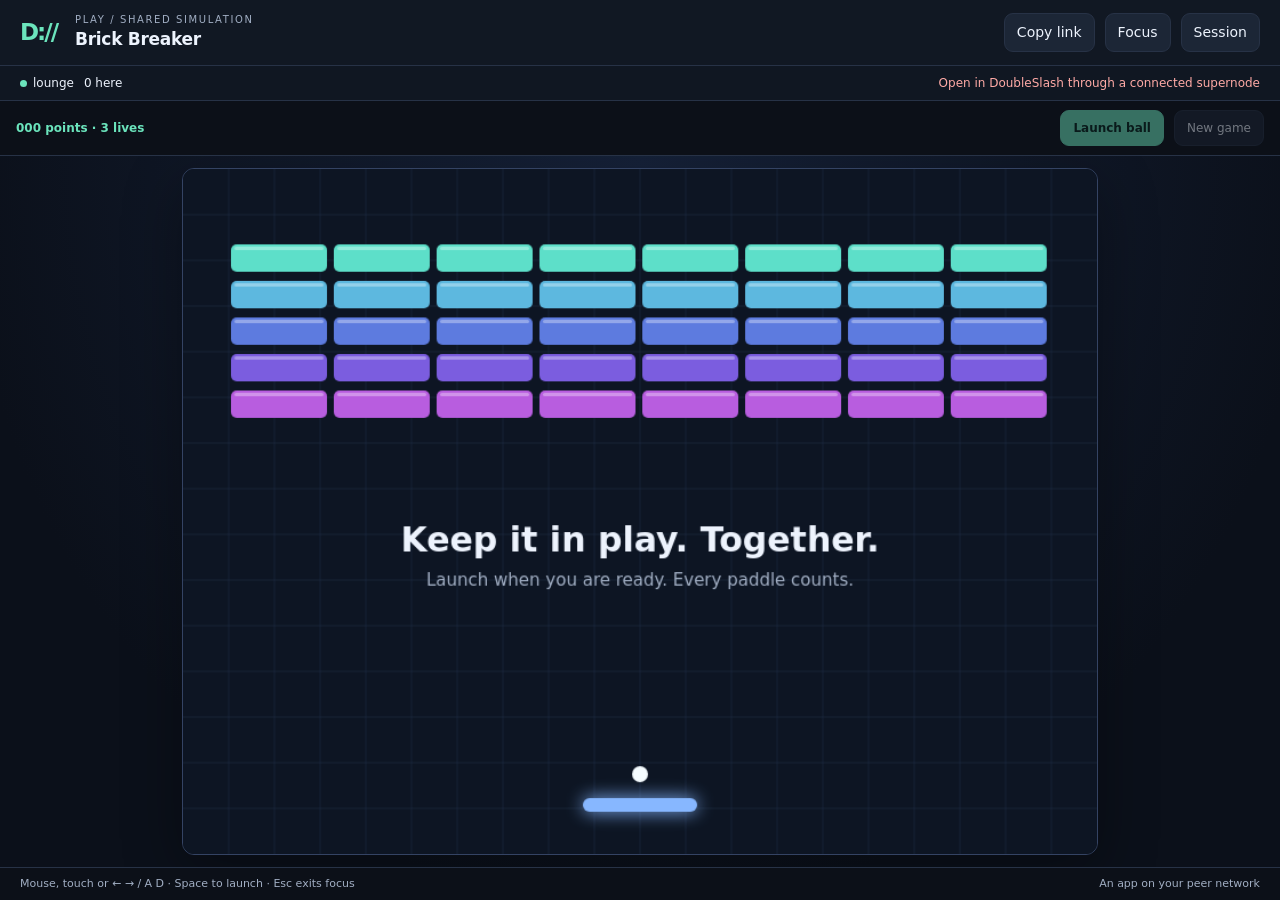
<file: games/brick-breaker/index.html>
<!doctype html>
<html lang="en">
  <head>
    <meta charset="utf-8" />
    <meta name="viewport" content="width=device-width, initial-scale=1" />
    <title>Brick Breaker &middot; DoubleSlash Apps</title>
    <link rel="stylesheet" href="../../web-sdk/demo-shell.css" />
  </head>
  <body>
    <main class="app">
      <header class="app-header">
        <a href="/" class="brand" aria-label="Back to portal">D://</a>
        <div class="app-heading">
          <div class="eyebrow">DoubleSlash Apps</div>
          <h1>Brick Breaker</h1>
        </div>
        <div class="header-actions">
          <button id="share">Copy link</button
          ><button id="focus" aria-pressed="false">Focus</button
          ><button
            id="session-toggle"
            aria-expanded="false"
            aria-controls="session-panel"
          >
            Session
          </button>
        </div>
      </header>
      <div class="session-bar">
        <span><i class="live-dot"></i><span id="room-label">lounge</span></span
        ><span id="peers-count">0 here</span
        ><span id="status" role="status">Connecting...</span
        ><button id="exit-focus">Exit focus</button>
      </div>
      <div class="work-area">
        <section class="workspace" aria-label="Brick Breaker">
          <div class="toolbar">
            <span id="score">Score 0 &middot; 3 lives</span
            ><span class="spacer"></span
            ><button id="launch" class="primary">Launch ball</button
            ><button id="reset">New game</button>
          </div>
          <div class="stage brick-stage">
            <canvas
              id="canvas"
              width="800"
              height="600"
              tabindex="0"
              aria-label="Brick Breaker interactive canvas"
            ></canvas>
          </div>
        </section>
        <aside
          id="session-panel"
          class="session-panel"
          hidden
          aria-label="Session and connection details"
        ></aside>
      </div>
      <footer class="app-footer">
        <span id="controls-hint"></span
        ><span class="notice" id="notice" role="status"></span
        ><span class="footer-detail">An app on your peer network</span>
      </footer>
    </main>
    <script type="module" src="brick-breaker.js"></script>
  </body>
</html>
</file>
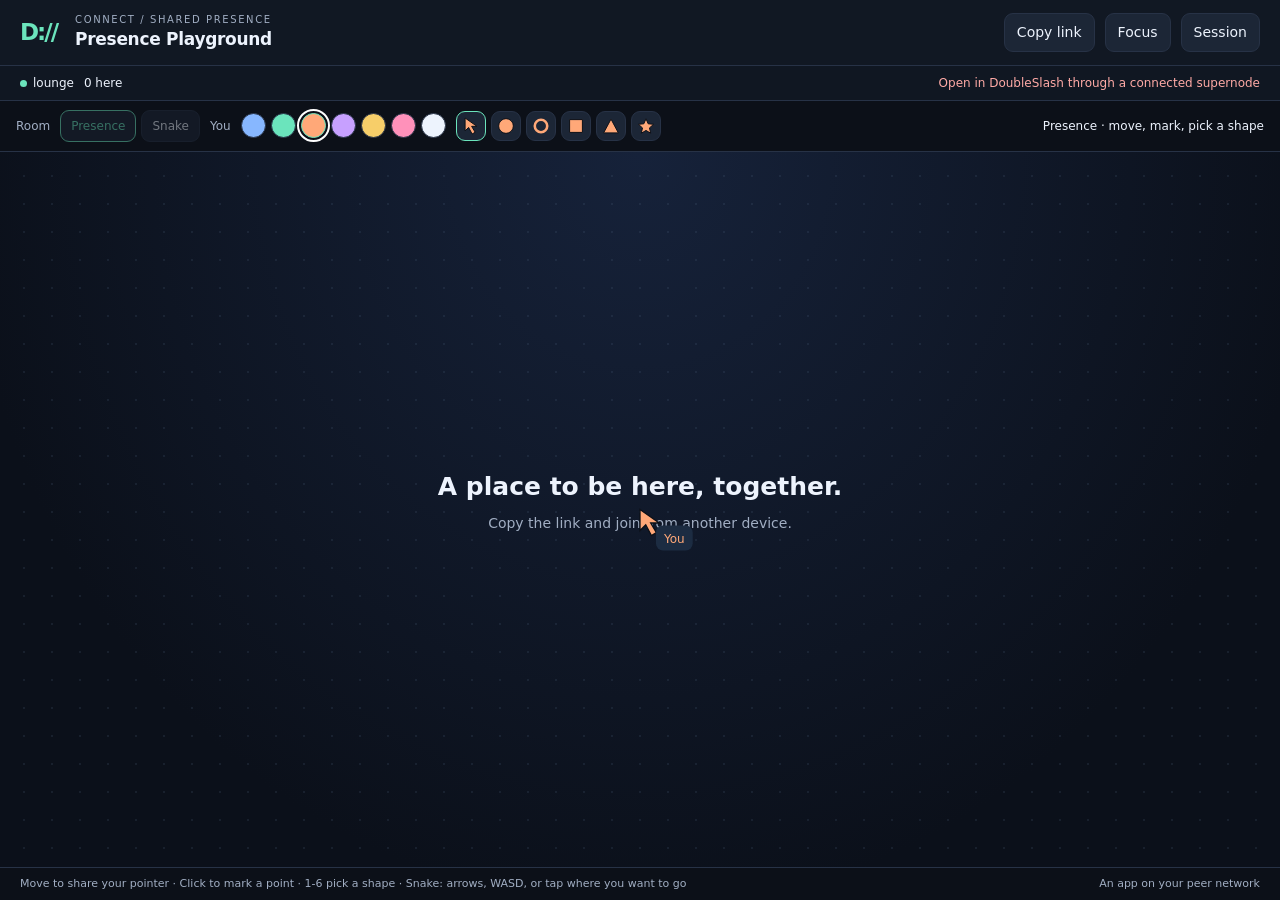
<file: games/example/index.html>
<!doctype html>
<html lang="en">
  <head>
    <meta charset="utf-8" />
    <meta name="viewport" content="width=device-width, initial-scale=1" />
    <title>Presence Playground &middot; DoubleSlash Apps</title>
    <link rel="stylesheet" href="../../web-sdk/demo-shell.css" />
  </head>
  <body>
    <main class="app">
      <header class="app-header">
        <a href="/" class="brand" aria-label="Back to portal">D://</a>
        <div class="app-heading">
          <div class="eyebrow">DoubleSlash Apps</div>
          <h1>Presence Playground</h1>
        </div>
        <div class="header-actions">
          <button id="share">Copy link</button
          ><button id="focus" aria-pressed="false">Focus</button
          ><button
            id="session-toggle"
            aria-expanded="false"
            aria-controls="session-panel"
          >
            Session
          </button>
        </div>
      </header>
      <div class="session-bar">
        <span><i class="live-dot"></i><span id="room-label">lounge</span></span
        ><span id="peers-count">0 here</span
        ><span id="status" role="status">Connecting...</span
        ><button id="exit-focus">Exit focus</button>
      </div>
      <div class="work-area">
        <section class="workspace" aria-label="Presence Playground">
          <div class="toolbar">
            <div class="toolbar-group">
              <label>Room</label>
              <div id="modes"></div>
            </div>
            <div class="toolbar-group">
              <label>You</label>
              <div id="palette"></div>
              <div id="shapes"></div>
            </div>
            <div class="toolbar-group" id="snake-tools" hidden>
              <label>Speed</label>
              <div id="speeds"></div>
              <label>Edges</label>
              <div id="walls"></div>
              <button id="play" aria-pressed="false">Take a snake</button
              ><button id="new-round">New round</button>
            </div>
            <span class="spacer"></span
            ><span id="activity">Your space is live</span>
          </div>
          <div class="stage">
            <canvas
              id="canvas"
              width="800"
              height="600"
              tabindex="0"
              aria-label="Presence Playground interactive canvas"
            ></canvas>
          </div>
        </section>
        <aside
          id="session-panel"
          class="session-panel"
          hidden
          aria-label="Session and connection details"
        ></aside>
      </div>
      <footer class="app-footer">
        <span id="controls-hint"></span
        ><span class="notice" id="notice" role="status"></span
        ><span class="footer-detail">An app on your peer network</span>
      </footer>
    </main>
    <script type="module" src="game.js"></script>
  </body>
</html>
</file>
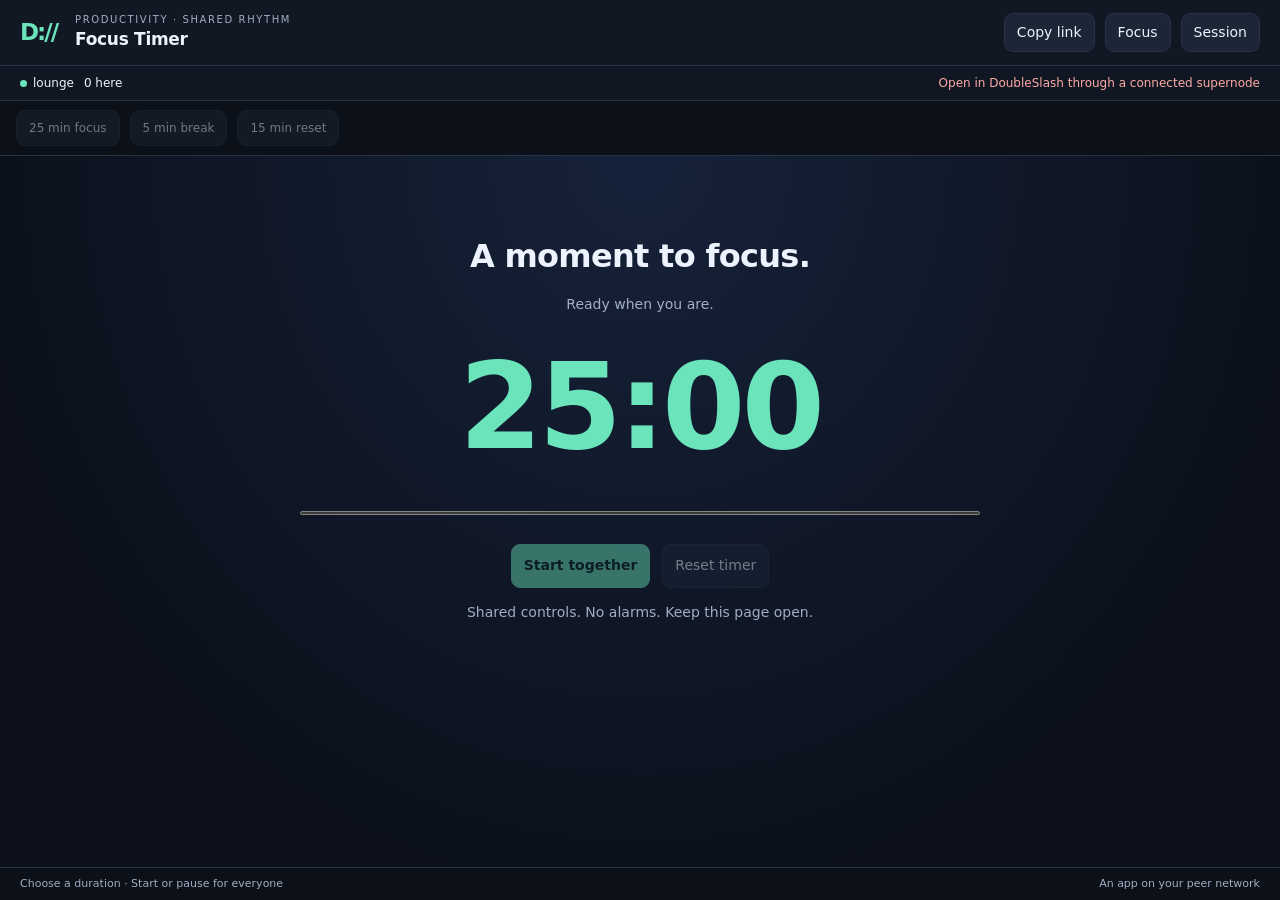
<file: games/focus-timer/index.html>
<!doctype html>
<html lang="en">
  <head>
    <meta charset="utf-8" />
    <meta name="viewport" content="width=device-width, initial-scale=1" />
    <title>Focus Timer &middot; DoubleSlash Apps</title>
    <link rel="stylesheet" href="../../web-sdk/demo-shell.css" />
    <link rel="stylesheet" href="../../web-sdk/demo-workspace.css" />
  </head>
  <body>
    <main class="app">
      <header class="app-header">
        <a href="/" class="brand" aria-label="Back to portal">D://</a>
        <div class="app-heading">
          <div class="eyebrow">DoubleSlash Apps</div>
          <h1>Focus Timer</h1>
        </div>
        <div class="header-actions">
          <button id="share">Copy link</button
          ><button id="focus" aria-pressed="false">Focus</button
          ><button
            id="session-toggle"
            aria-expanded="false"
            aria-controls="session-panel"
          >
            Session
          </button>
        </div>
      </header>
      <div class="session-bar">
        <span><i class="live-dot"></i><span id="room-label">lounge</span></span
        ><span id="peers-count">0 here</span
        ><span id="status" role="status">Connecting...</span
        ><button id="exit-focus">Exit focus</button>
      </div>
      <div class="work-area">
        <section class="workspace" aria-label="Focus Timer">
          <div class="toolbar">
            <button data-minutes="25">25 min focus</button
            ><button data-minutes="5">5 min break</button
            ><button data-minutes="15">15 min reset</button>
          </div>
          <div class="stage content-stage">
            <div class="demo-content">
              <div class="timer-face">
                <h2>A moment to focus.</h2>
                <p id="phase" role="status"></p>
                <output
                  class="timer-digits"
                  id="time"
                  aria-label="Time remaining"
                  aria-live="off"
                  >25:00</output
                ><progress
                  class="timer-progress"
                  id="progress"
                  max="1"
                  value="0"
                  aria-label="Session progress"
                ></progress>
                <div class="timer-actions">
                  <button id="toggle" class="primary">Start together</button
                  ><button id="reset">Reset timer</button>
                </div>
                <p>Shared controls. No alarms. Keep this page open.</p>
              </div>
            </div>
          </div>
        </section>
        <aside
          id="session-panel"
          class="session-panel"
          hidden
          aria-label="Session and connection details"
        ></aside>
      </div>
      <footer class="app-footer">
        <span id="controls-hint"></span
        ><span class="notice" id="notice" role="status"></span
        ><span class="footer-detail">An app on your peer network</span>
      </footer>
    </main>
    <script type="module" src="app.mjs"></script>
  </body>
</html>
</file>
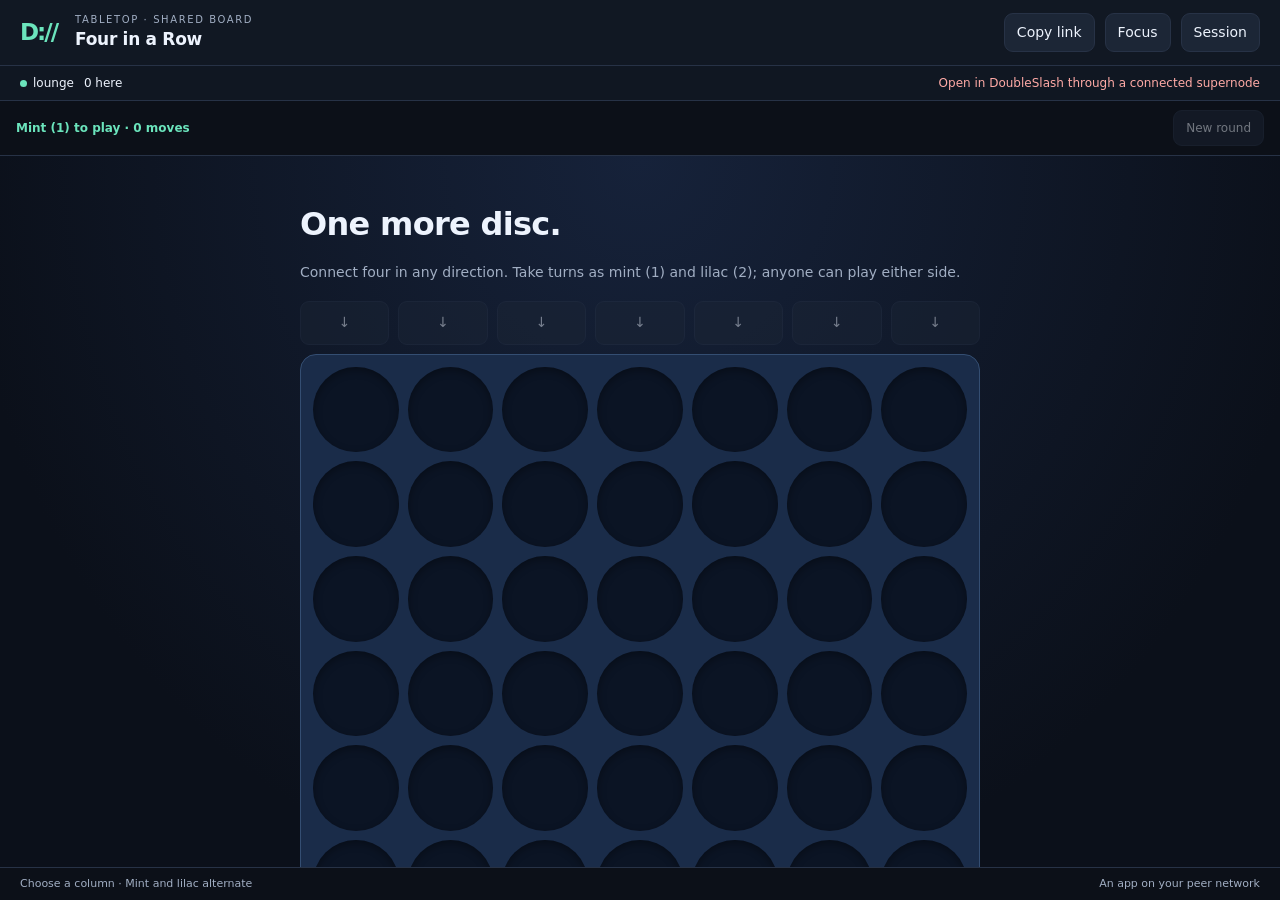
<file: games/four-in-a-row/index.html>
<!doctype html>
<html lang="en">
  <head>
    <meta charset="utf-8" />
    <meta name="viewport" content="width=device-width, initial-scale=1" />
    <title>Four in a Row &middot; DoubleSlash Apps</title>
    <link rel="stylesheet" href="../../web-sdk/demo-shell.css" />
    <link rel="stylesheet" href="../../web-sdk/demo-workspace.css" />
  </head>
  <body>
    <main class="app">
      <header class="app-header">
        <a href="/" class="brand" aria-label="Back to portal">D://</a>
        <div class="app-heading">
          <div class="eyebrow">DoubleSlash Apps</div>
          <h1>Four in a Row</h1>
        </div>
        <div class="header-actions">
          <button id="share">Copy link</button
          ><button id="focus" aria-pressed="false">Focus</button
          ><button
            id="session-toggle"
            aria-expanded="false"
            aria-controls="session-panel"
          >
            Session
          </button>
        </div>
      </header>
      <div class="session-bar">
        <span><i class="live-dot"></i><span id="room-label">lounge</span></span
        ><span id="peers-count">0 here</span
        ><span id="status" role="status">Connecting...</span
        ><button id="exit-focus">Exit focus</button>
      </div>
      <div class="work-area">
        <section class="workspace" aria-label="Four in a Row">
          <div class="toolbar">
            <span class="summary" id="result" role="status"></span
            ><span class="spacer"></span><button id="reset">New round</button>
          </div>
          <div class="stage content-stage">
            <div class="demo-content">
              <h2>One more disc.</h2>
              <p>
                Connect four in any direction. Take turns as mint (1) and lilac
                (2); anyone can play either side.
              </p>
              <div
                class="column-controls"
                id="columns"
                role="group"
                aria-label="Choose a column"
              ></div>
              <div
                class="four-board"
                id="board"
                role="group"
                aria-label="Four in a Row board"
              ></div>
            </div>
          </div>
        </section>
        <aside
          id="session-panel"
          class="session-panel"
          hidden
          aria-label="Session and connection details"
        ></aside>
      </div>
      <footer class="app-footer">
        <span id="controls-hint"></span
        ><span class="notice" id="notice" role="status"></span
        ><span class="footer-detail">An app on your peer network</span>
      </footer>
    </main>
    <script type="module" src="app.mjs"></script>
  </body>
</html>
</file>
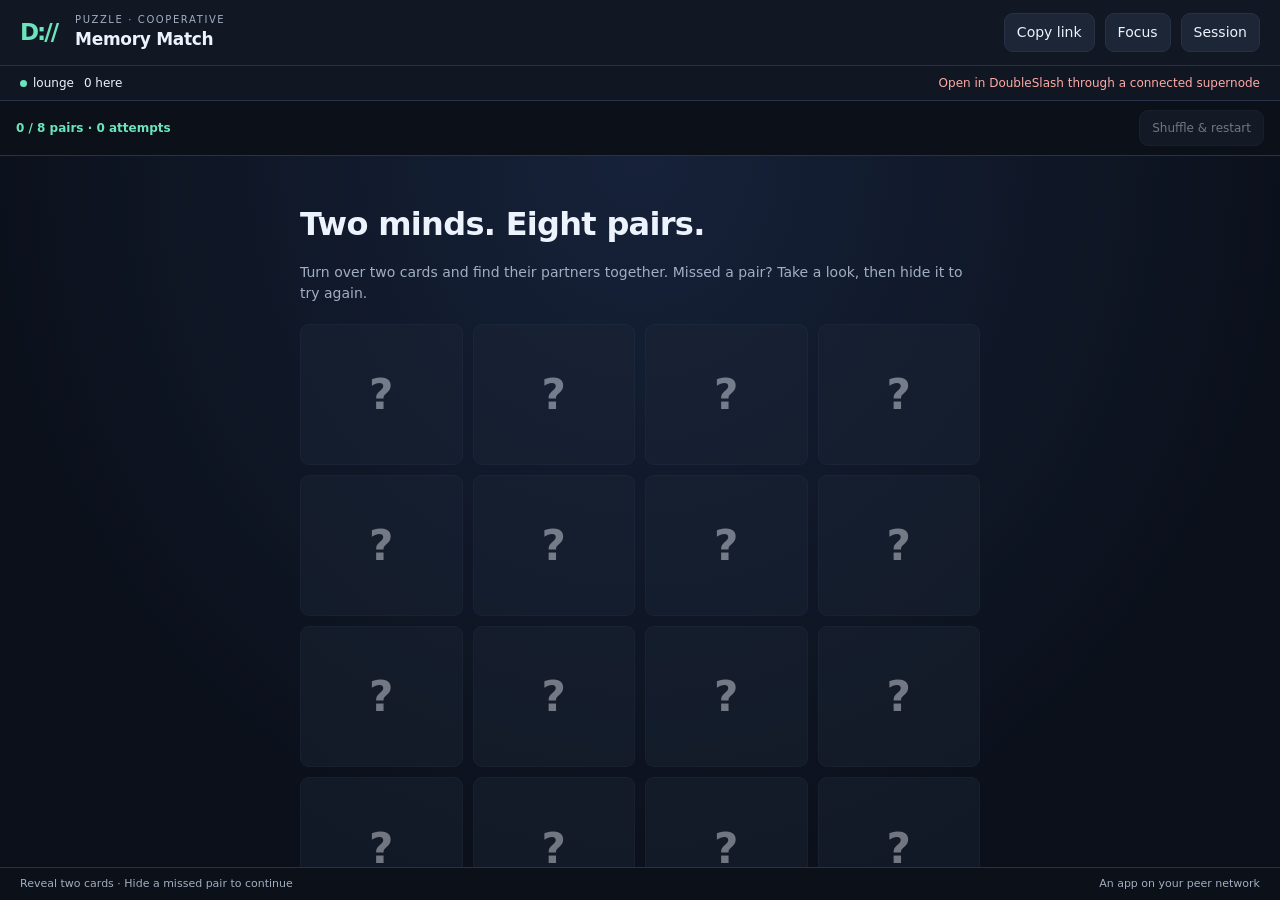
<file: games/memory-match/index.html>
<!doctype html>
<html lang="en">
  <head>
    <meta charset="utf-8" />
    <meta name="viewport" content="width=device-width, initial-scale=1" />
    <title>Memory Match &middot; DoubleSlash Apps</title>
    <link rel="stylesheet" href="../../web-sdk/demo-shell.css" />
    <link rel="stylesheet" href="../../web-sdk/demo-workspace.css" />
  </head>
  <body>
    <main class="app">
      <header class="app-header">
        <a href="/" class="brand" aria-label="Back to portal">D://</a>
        <div class="app-heading">
          <div class="eyebrow">DoubleSlash Apps</div>
          <h1>Memory Match</h1>
        </div>
        <div class="header-actions">
          <button id="share">Copy link</button
          ><button id="focus" aria-pressed="false">Focus</button
          ><button
            id="session-toggle"
            aria-expanded="false"
            aria-controls="session-panel"
          >
            Session
          </button>
        </div>
      </header>
      <div class="session-bar">
        <span><i class="live-dot"></i><span id="room-label">lounge</span></span
        ><span id="peers-count">0 here</span
        ><span id="status" role="status">Connecting...</span
        ><button id="exit-focus">Exit focus</button>
      </div>
      <div class="work-area">
        <section class="workspace" aria-label="Memory Match">
          <div class="toolbar">
            <span class="summary" id="result" role="status"></span
            ><span class="spacer"></span
            ><button id="reset">Shuffle &amp; restart</button>
          </div>
          <div class="stage content-stage">
            <div class="demo-content">
              <h2>Two minds. Eight pairs.</h2>
              <p>
                Turn over two cards and find their partners together. Missed a
                pair? Take a look, then hide it to try again.
              </p>
              <div
                class="memory-board"
                id="board"
                role="group"
                aria-label="Memory cards"
              ></div>
              <button id="hide" class="primary">Hide missed pair</button>
            </div>
          </div>
        </section>
        <aside
          id="session-panel"
          class="session-panel"
          hidden
          aria-label="Session and connection details"
        ></aside>
      </div>
      <footer class="app-footer">
        <span id="controls-hint"></span
        ><span class="notice" id="notice" role="status"></span
        ><span class="footer-detail">An app on your peer network</span>
      </footer>
    </main>
    <script type="module" src="app.mjs"></script>
  </body>
</html>
</file>
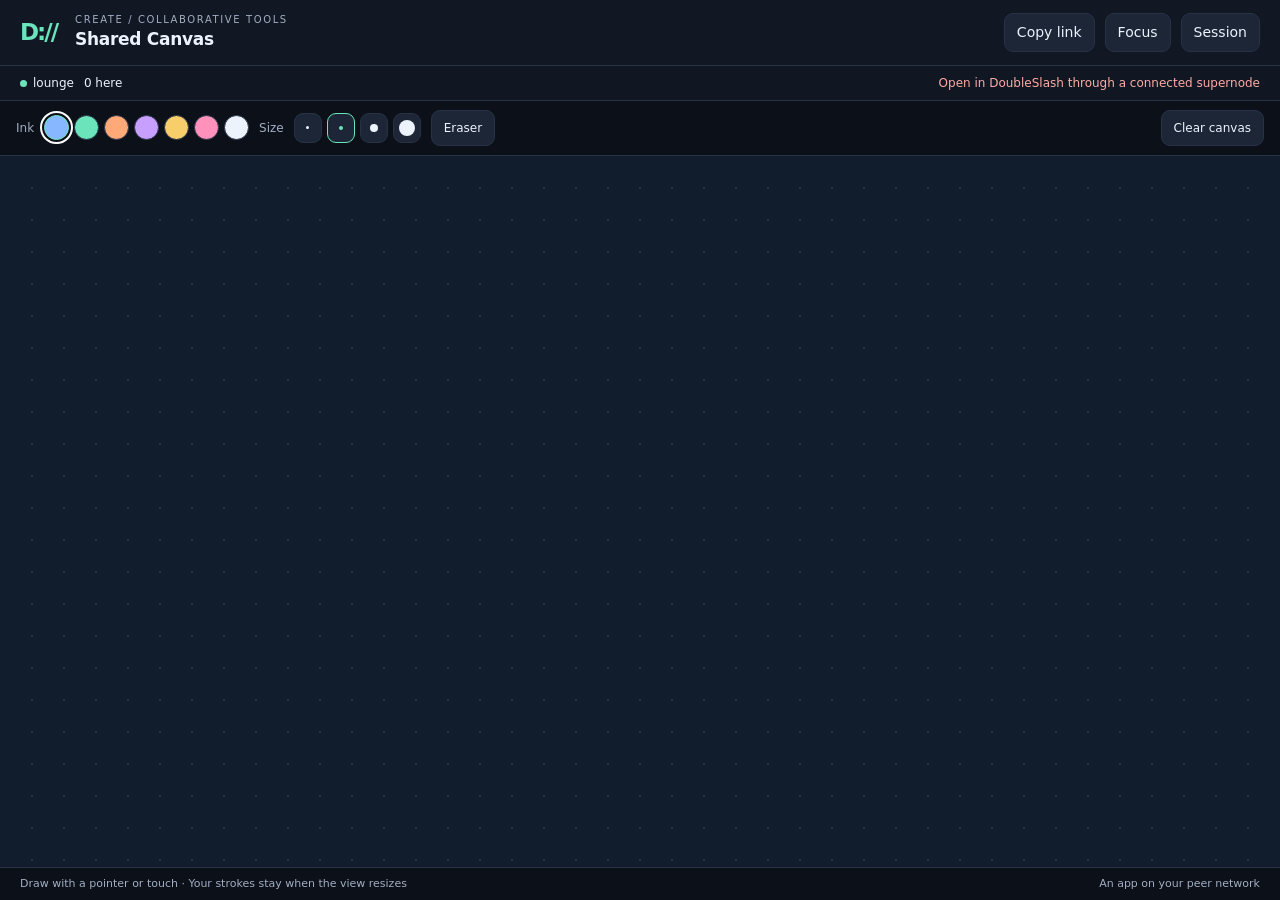
<file: games/shared-drawing/index.html>
<!doctype html>
<html lang="en">
  <head>
    <meta charset="utf-8" />
    <meta name="viewport" content="width=device-width, initial-scale=1" />
    <title>Shared Canvas &middot; DoubleSlash Apps</title>
    <link rel="stylesheet" href="../../web-sdk/demo-shell.css" />
  </head>
  <body>
    <main class="app">
      <header class="app-header">
        <a href="/" class="brand" aria-label="Back to portal">D://</a>
        <div class="app-heading">
          <div class="eyebrow">DoubleSlash Apps</div>
          <h1>Shared Canvas</h1>
        </div>
        <div class="header-actions">
          <button id="share">Copy link</button
          ><button id="focus" aria-pressed="false">Focus</button
          ><button
            id="session-toggle"
            aria-expanded="false"
            aria-controls="session-panel"
          >
            Session
          </button>
        </div>
      </header>
      <div class="session-bar">
        <span><i class="live-dot"></i><span id="room-label">lounge</span></span
        ><span id="peers-count">0 here</span
        ><span id="status" role="status">Connecting...</span
        ><button id="exit-focus">Exit focus</button>
      </div>
      <div class="work-area">
        <section class="workspace" aria-label="Shared Canvas">
          <div class="toolbar">
            <div class="toolbar-group">
              <label>Ink</label>
              <div id="palette"></div>
            </div>
            <div class="toolbar-group">
              <label>Size</label>
              <div id="sizes"></div>
            </div>
            <button id="eraser" aria-pressed="false">Eraser</button
            ><span class="spacer"></span
            ><button id="clear">Clear canvas</button>
          </div>
          <div class="stage">
            <canvas
              id="canvas"
              width="800"
              height="600"
              tabindex="0"
              aria-label="Shared Canvas interactive canvas"
            ></canvas>
          </div>
        </section>
        <aside
          id="session-panel"
          class="session-panel"
          hidden
          aria-label="Session and connection details"
        ></aside>
      </div>
      <footer class="app-footer">
        <span id="controls-hint"></span
        ><span class="notice" id="notice" role="status"></span
        ><span class="footer-detail">An app on your peer network</span>
      </footer>
    </main>
    <script type="module" src="drawing.js"></script>
  </body>
</html>
</file>
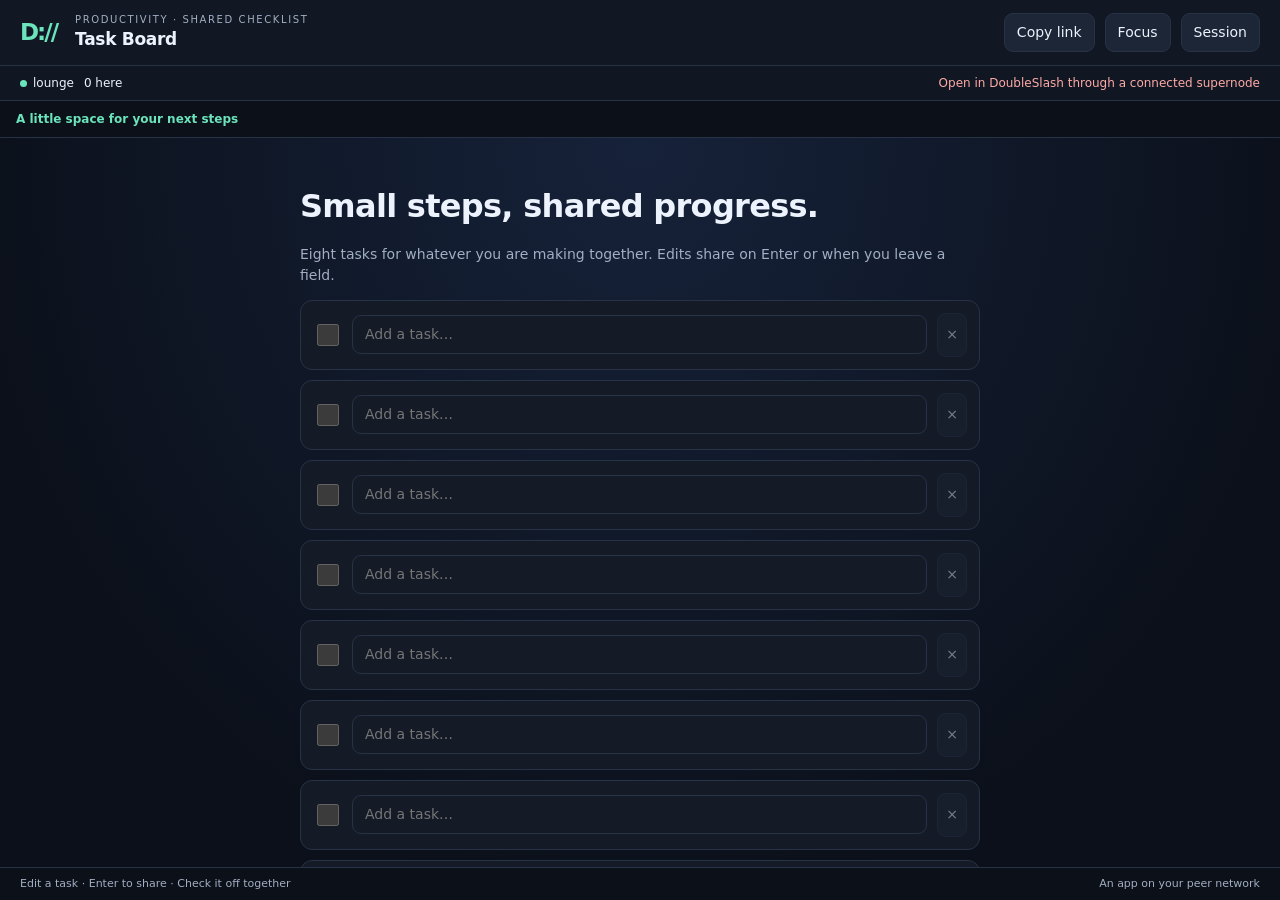
<file: games/task-board/index.html>
<!doctype html>
<html lang="en">
  <head>
    <meta charset="utf-8" />
    <meta name="viewport" content="width=device-width, initial-scale=1" />
    <title>Task Board &middot; DoubleSlash Apps</title>
    <link rel="stylesheet" href="../../web-sdk/demo-shell.css" />
    <link rel="stylesheet" href="../../web-sdk/demo-workspace.css" />
  </head>
  <body>
    <main class="app">
      <header class="app-header">
        <a href="/" class="brand" aria-label="Back to portal">D://</a>
        <div class="app-heading">
          <div class="eyebrow">DoubleSlash Apps</div>
          <h1>Task Board</h1>
        </div>
        <div class="header-actions">
          <button id="share">Copy link</button
          ><button id="focus" aria-pressed="false">Focus</button
          ><button
            id="session-toggle"
            aria-expanded="false"
            aria-controls="session-panel"
          >
            Session
          </button>
        </div>
      </header>
      <div class="session-bar">
        <span><i class="live-dot"></i><span id="room-label">lounge</span></span
        ><span id="peers-count">0 here</span
        ><span id="status" role="status">Connecting...</span
        ><button id="exit-focus">Exit focus</button>
      </div>
      <div class="work-area">
        <section class="workspace" aria-label="Task Board">
          <div class="toolbar">
            <span class="summary" id="result" role="status"></span>
          </div>
          <div class="stage content-stage">
            <div class="demo-content">
              <h2>Small steps, shared progress.</h2>
              <p>
                Eight tasks for whatever you are making together. Edits share on
                Enter or when you leave a field.
              </p>
              <ul class="task-list" id="tasks"></ul>
            </div>
          </div>
        </section>
        <aside
          id="session-panel"
          class="session-panel"
          hidden
          aria-label="Session and connection details"
        ></aside>
      </div>
      <footer class="app-footer">
        <span id="controls-hint"></span
        ><span class="notice" id="notice" role="status"></span
        ><span class="footer-detail">An app on your peer network</span>
      </footer>
    </main>
    <script type="module" src="app.mjs"></script>
  </body>
</html>
</file>
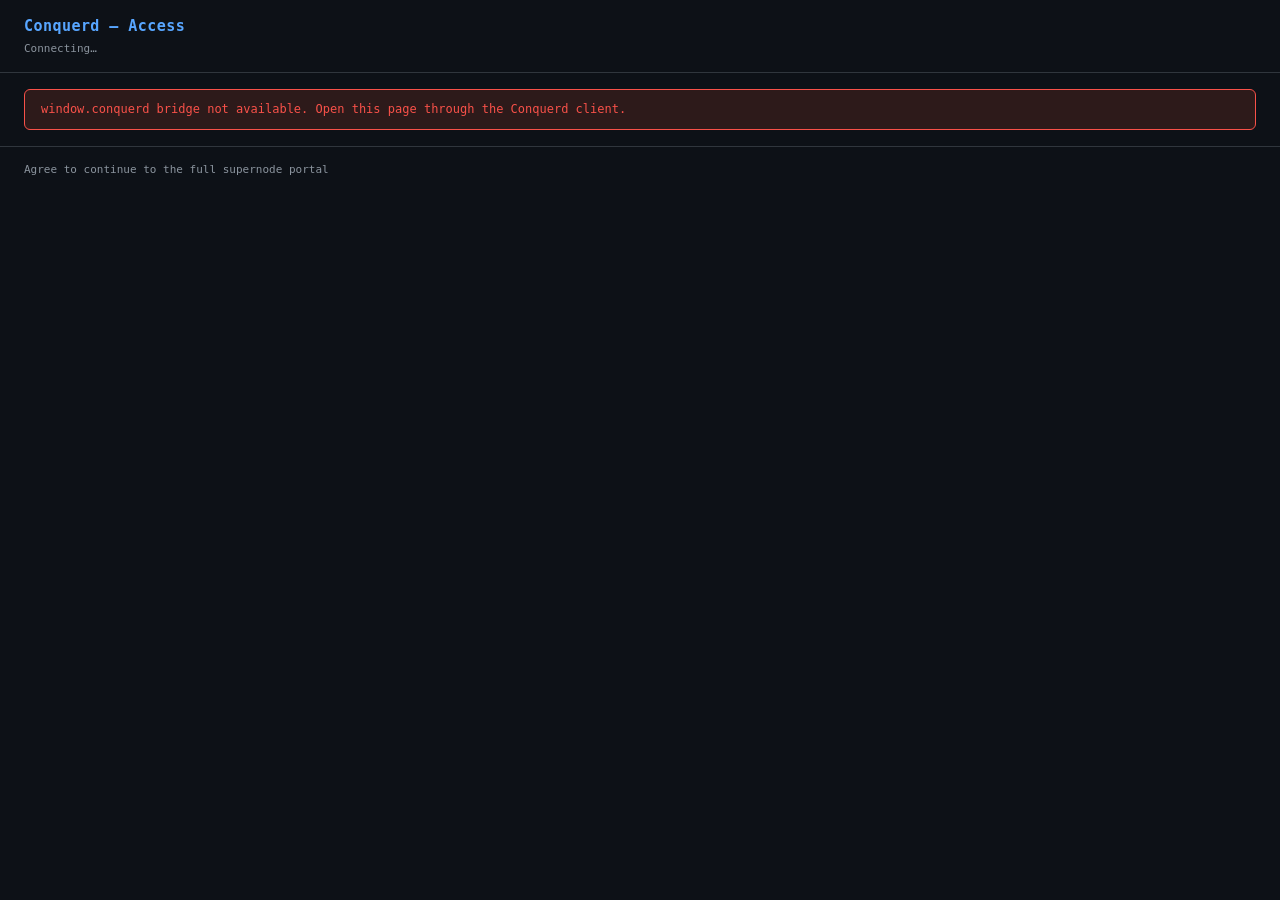
<file: rust/conquerd-supernode/templates/web_access.html>
<!DOCTYPE html>
<html lang="en">
<head>
  <meta charset="UTF-8">
  <meta name="viewport" content="width=device-width, initial-scale=1.0">
  <title>Conquerd — Access</title>
  <style>
    *, *::before, *::after { box-sizing: border-box; margin: 0; padding: 0; }
    :root {
      --bg:       #0d1117;
      --surface:  #161b22;
      --border:   #30363d;
      --text:     #e6edf3;
      --muted:    #8b949e;
      --accent:   #58a6ff;
      --green:    #3fb950;
      --red:      #f85149;
    }
    body {
      background: var(--bg);
      color: var(--text);
      font-family: ui-monospace, "Cascadia Code", "Fira Code", "Menlo", monospace;
      font-size: 13px;
      line-height: 1.6;
      min-height: 100vh;
    }
    header {
      border-bottom: 1px solid var(--border);
      padding: 14px 24px;
    }
    header h1 { font-size: 15px; color: var(--accent); letter-spacing: 0.03em; }
    header .node-id {
      font-size: 11px;
      color: var(--muted);
      word-break: break-all;
      margin-top: 2px;
    }
    #connecting {
      display: flex;
      align-items: center;
      justify-content: center;
      height: 50vh;
      color: var(--muted);
      gap: 8px;
    }
    .spinner {
      width: 16px; height: 16px;
      border: 2px solid var(--border);
      border-top-color: var(--accent);
      border-radius: 50%;
      animation: spin 0.8s linear infinite;
    }
    @keyframes spin { to { transform: rotate(360deg); } }
    #error-banner {
      display: none;
      background: #2d1a1a;
      border: 1px solid var(--red);
      color: var(--red);
      padding: 10px 16px;
      margin: 16px 24px;
      border-radius: 6px;
      font-size: 12px;
    }
    #gate { display: none; padding: 32px 24px; max-width: 720px; margin: 0 auto; }
    #gate.visible { display: block; }
    #gate h2 { font-size: 16px; color: var(--accent); margin-bottom: 6px; letter-spacing: 0.02em; }
    #gate .gate-sub { color: var(--muted); font-size: 12px; margin-bottom: 20px; }
    .gate-panel {
      background: var(--surface);
      border: 1px solid var(--border);
      border-radius: 10px;
      padding: 20px 22px;
    }
    #gate-tos-text {
      white-space: pre-wrap;
      max-height: 46vh;
      overflow-y: auto;
      background: var(--bg);
      border: 1px solid var(--border);
      border-radius: 8px;
      padding: 14px 16px;
      font-size: 12px;
      line-height: 1.7;
      color: var(--text);
      margin-bottom: 18px;
    }
    .gate-actions { display: flex; align-items: center; gap: 14px; flex-wrap: wrap; }
    .btn {
      background: var(--accent);
      color: #0d1117;
      border: none;
      border-radius: 7px;
      padding: 10px 20px;
      font: inherit;
      font-weight: 600;
      cursor: pointer;
      transition: opacity 0.15s;
    }
    .btn:hover { opacity: 0.9; }
    .btn:disabled { opacity: 0.5; cursor: default; }
    .gate-note { color: var(--muted); font-size: 11px; }
    .gate-note.err { color: var(--red); }
    .gate-note.ok  { color: var(--green); }
    footer {
      border-top: 1px solid var(--border);
      padding: 14px 24px;
      color: var(--muted);
      font-size: 11px;
      margin-top: auto;
    }
  </style>
</head>
<body>
  <header>
    <div>
      <h1>Conquerd — Access</h1>
      <div class="node-id" id="node-id-display">Connecting…</div>
    </div>
  </header>

  <div id="connecting"><div class="spinner"></div> Establishing secure session…</div>
  <div id="error-banner"></div>

  <div id="gate">
    <h2 id="gate-title">Access required</h2>
    <div class="gate-sub" id="gate-subtitle">This supernode requires you to continue.</div>
    <div class="gate-panel">
      <div id="gate-tos-text">Loading…</div>
      <div class="gate-actions">
        <button class="btn" id="gate-accept">I Accept</button>
        <span class="gate-note" id="gate-note"></span>
      </div>
    </div>
  </div>

  <footer>
    <span>Agree to continue to the full supernode portal</span>
  </footer>

  <script>
    function el(id) { return document.getElementById(id); }

    const DEFAULT_TOS =
      "By continuing you agree to use this supernode responsibly.\n\n" +
      "You were admitted via a room invite, not a direct supernode invite. " +
      "Accepting grants relay and portal access for this session on this node.";

    let conquerdFetch = null;
    let supernodeId = "";

    function portalHomeUrl() {
      // Prefer same-origin root so the full portal (index.html) loads.
      return "conquerd://" + supernodeId + "/";
    }

    async function bootstrap() {
      try {
        if (typeof window.conquerd === "undefined") {
          showError("window.conquerd bridge not available. Open this page through the Conquerd client.");
          return;
        }
        const ctx = await window.conquerd.ready;
        supernodeId = ctx.supernodeId || window.location.hostname;
        conquerdFetch = ctx.fetch.bind(ctx);
        el("node-id-display").textContent = "supernode: " + supernodeId;
        el("connecting").style.display = "none";

        const status = await fetchAccessStatus();
        if (status && status.granted === true) {
          // Already authorized — continue to the full portal.
          window.location.replace(portalHomeUrl());
          return;
        }
        showGate(status || { access_mode: "open", tos_text: "" });
      } catch (e) {
        showError("Bridge error: " + (e.message || e));
      }
    }

    async function fetchAccessStatus() {
      try {
        const r = await conquerdFetch("/api/access/status");
        return await r.json();
      } catch (e) {
        console.warn("[access] status unavailable:", e);
        return null;
      }
    }

    function showGate(status) {
      const mode = status.access_mode || "open";
      const note = el("gate-note");
      note.className = "gate-note";
      note.textContent = "";
      const acceptBtn = el("gate-accept");

      if (mode === "tos" || mode === "open") {
        el("gate-title").textContent =
          mode === "open" ? "Terms of Service" : "Terms of Service";
        el("gate-subtitle").textContent =
          mode === "open"
            ? "You joined via a room invite. Please review and accept to use this supernode's portal and relay."
            : "Please review and accept to use this supernode.";
        const text = (status.tos_text && String(status.tos_text).trim())
          ? status.tos_text
          : DEFAULT_TOS;
        el("gate-tos-text").textContent = text;
        acceptBtn.textContent = "I Accept";
      } else if (mode === "ad") {
        el("gate-title").textContent = "Access required";
        el("gate-subtitle").textContent = "This supernode uses ad-gated access.";
        el("gate-tos-text").textContent =
          (status.ad_content && String(status.ad_content).trim())
            ? status.ad_content
            : "Continue after the access delay to use this supernode.";
        acceptBtn.textContent = "Continue";
      } else if (mode === "code") {
        el("gate-title").textContent = "Access required";
        el("gate-subtitle").textContent = "This supernode requires an access code.";
        el("gate-tos-text").textContent =
          "Continue to request access. (Code entry UI uses the accept action on this build.)";
        acceptBtn.textContent = "Continue";
      } else {
        el("gate-title").textContent = "Access required";
        el("gate-subtitle").textContent =
          'This supernode uses "' + mode + '" access control.';
        el("gate-tos-text").textContent = "Continue to request access to this supernode.";
        acceptBtn.textContent = "Continue";
      }

      acceptBtn.onclick = async () => {
        acceptBtn.disabled = true;
        note.className = "gate-note";
        note.textContent = "Submitting…";
        try {
          const r = await conquerdFetch("/api/access/accept");
          const body = await r.json().catch(() => ({}));
          if (r.status === 200 && body.granted) {
            note.className = "gate-note ok";
            note.textContent = "Access granted. Opening portal…";
            setTimeout(() => {
              window.location.replace(portalHomeUrl());
            }, 500);
          } else {
            acceptBtn.disabled = false;
            note.className = "gate-note err";
            note.textContent = "Access was not granted. Please try again.";
          }
        } catch (e) {
          acceptBtn.disabled = false;
          note.className = "gate-note err";
          note.textContent = "Error: " + (e.message || e);
        }
      };

      el("gate").classList.add("visible");
    }

    function showError(msg) {
      el("connecting").style.display = "none";
      const banner = el("error-banner");
      banner.style.display = "block";
      banner.textContent = msg;
    }

    bootstrap().catch(e => showError(String(e)));
  </script>
</body>
</html>
</file>
<file: web-sdk/demo-shell.css>
:root {
  color-scheme: dark;
  --bg: #0c1018;
  --panel: #141b27;
  --line: #273246;
  --text: #edf3fd;
  --muted: #a1aec3;
  --accent: #87b7ff;
  --mint: #6be4bc;
}
* {
  box-sizing: border-box;
}
body {
  margin: 0;
  background: var(--bg);
  color: var(--text);
  font:
    14px/1.5 system-ui,
    sans-serif;
}
button,
input,
a {
  -webkit-tap-highlight-color: transparent;
}
button,
input,
.button {
  font: inherit;
  border: 1px solid var(--line);
  border-radius: 9px;
  padding: 8px 12px;
  background: #1c2636;
  color: var(--text);
}
button,
.button {
  cursor: pointer;
  text-decoration: none;
  white-space: nowrap;
}
button:hover,
.button:hover {
  background: #2a3a50;
  border-color: #536c90;
}
button:focus-visible,
a:focus-visible,
input:focus-visible,
summary:focus-visible {
  outline: 2px solid var(--mint);
  outline-offset: 3px;
}
button:disabled {
  opacity: 0.45;
  cursor: default;
}
button.primary {
  background: var(--mint);
  color: #08271f;
  border-color: var(--mint);
  font-weight: 700;
}
button.active,
button[aria-pressed="true"] {
  border-color: var(--mint);
  color: var(--mint);
}
a {
  color: var(--accent);
}
.app {
  height: 100vh;
  height: 100dvh;
  display: grid;
  grid-template-rows: auto auto minmax(0, 1fr) auto;
}
.app-header {
  display: flex;
  align-items: center;
  gap: 18px;
  padding: 12px 20px;
  border-bottom: 1px solid var(--line);
  background: #111823;
}
.brand {
  color: var(--mint);
  text-decoration: none;
  font-size: 23px;
  font-weight: 900;
  letter-spacing: -2px;
}
.app-heading {
  flex: 1;
  min-width: 0;
}
h1 {
  margin: 0;
  font-size: 17px;
  letter-spacing: -0.3px;
}
.eyebrow {
  text-transform: uppercase;
  font-size: 10px;
  letter-spacing: 1.6px;
  color: var(--muted);
}
.header-actions,
.session-bar,
.toolbar,
.toolbar-group {
  display: flex;
  align-items: center;
  gap: 10px;
}
.session-bar {
  flex-wrap: wrap;
  padding: 8px 20px;
  background: #101722;
  border-bottom: 1px solid var(--line);
  font-size: 12px;
}
.session-bar #status {
  margin-left: auto;
  color: var(--muted);
  max-width: 55%;
  overflow-wrap: anywhere;
}
#status.connected {
  color: var(--mint);
}
#status.error {
  color: #ffaaa6;
}
.live-dot {
  width: 7px;
  height: 7px;
  border-radius: 50%;
  background: var(--mint);
  display: inline-block;
  margin-right: 6px;
}
.work-area {
  display: flex;
  min-height: 0;
  min-width: 0;
}
.workspace {
  display: flex;
  flex: 1;
  flex-direction: column;
  min-width: 0;
  min-height: 0;
}
.stage {
  flex: 1;
  min-height: 0;
  position: relative;
  display: flex;
  align-items: center;
  justify-content: center;
  overflow: hidden;
  background: radial-gradient(ellipse at top, #16223a, #0b101a 75%);
}
canvas {
  display: block;
  touch-action: none;
}
.stage canvas {
  width: 100%;
  height: 100%;
  min-width: 0;
}
.brick-stage {
  padding: 12px;
}
.brick-stage canvas {
  width: auto;
  height: auto;
  max-width: 100%;
  max-height: 100%;
  aspect-ratio: 4/3;
  border: 1px solid #344363;
  border-radius: 12px;
  box-shadow: 0 16px 60px #0005;
}
.toolbar {
  flex-wrap: wrap;
  padding: 9px 16px;
  border-bottom: 1px solid var(--line);
  font-size: 12px;
}
.toolbar .spacer {
  flex: 1;
}
.toolbar label {
  color: var(--muted);
}
.session-panel {
  width: 290px;
  flex: 0 0 290px;
  overflow: auto;
  padding: 20px;
  background: var(--panel);
  border-left: 1px solid var(--line);
}
.session-panel[hidden] {
  display: none;
}
.session-panel h2 {
  font-size: 15px;
  margin: 0 0 12px;
}
.session-panel h3 {
  font-size: 11px;
  color: var(--muted);
  text-transform: uppercase;
  letter-spacing: 1px;
  margin: 25px 0 10px;
}
.session-panel p {
  color: var(--muted);
  font-size: 12px;
}
.session-panel form {
  display: flex;
  flex-wrap: wrap;
  gap: 8px;
}
.session-panel input {
  width: 100%;
  min-width: 0;
}
.members {
  list-style: none;
  margin: 0;
  padding: 0;
}
.members li {
  display: flex;
  gap: 8px;
  align-items: center;
  margin: 8px 0;
  font-size: 12px;
}
.member-dot {
  width: 9px;
  height: 9px;
  border-radius: 50%;
  flex: none;
}
.member-meta {
  margin-left: auto;
  color: var(--muted);
  font-size: 10px;
}
.metrics {
  display: grid;
  grid-template-columns: 1fr 1fr;
  gap: 8px;
}
.metric {
  background: #0e1520;
  border: 1px solid var(--line);
  padding: 10px;
  border-radius: 9px;
}
.metric b {
  display: block;
  font-size: 17px;
  font-weight: 600;
}
.metric span {
  font-size: 10px;
  color: var(--muted);
}
.sparkline {
  width: 100%;
  height: 42px;
  margin-top: 12px;
}
.app-footer {
  border-top: 1px solid var(--line);
  padding: 8px 20px;
  display: flex;
  gap: 16px;
  justify-content: space-between;
  color: var(--muted);
  font-size: 11px;
}
.app-footer span {
  overflow-wrap: anywhere;
}
.notice {
  color: var(--mint);
}
#palette,
#sizes,
#shapes,
#modes,
#speeds,
#walls {
  display: flex;
  gap: 5px;
}
.toolbar-group[hidden] {
  display: none;
}
#modes button,
#speeds button,
#walls button {
  padding: 6px 10px;
}
.shape-btn {
  width: 30px;
  height: 30px;
  min-width: 30px;
  padding: 3px;
  display: grid;
  place-items: center;
}
.shape-btn canvas {
  width: 22px;
  height: 22px;
}
.swatch {
  width: 25px;
  height: 25px;
  min-width: 25px;
  padding: 0;
  border-radius: 50%;
}
.swatch.active {
  outline: 2px solid white;
  outline-offset: 2px;
}
.size-btn {
  min-width: 28px;
  height: 30px;
  padding: 2px;
  display: grid;
  place-items: center;
}
.size-btn .dot {
  border-radius: 50%;
  background: currentColor;
}
.eraser-cursor {
  cursor: cell;
}
#palette.disabled {
  opacity: 0.4;
}
#score {
  font-variant-numeric: tabular-nums;
  color: var(--mint);
  font-weight: 600;
}
details {
  border-top: 1px solid var(--line);
  margin-top: 22px;
  padding-top: 14px;
  font-size: 12px;
}
summary {
  cursor: pointer;
}
.focus-mode .app-header,
.focus-mode .toolbar,
.focus-mode .session-panel,
.focus-mode .app-footer {
  display: none;
}
.focus-mode.app {
  grid-template-rows: auto minmax(0, 1fr);
}
.focus-mode #exit-focus {
  display: block;
}
#exit-focus {
  display: none;
}
@media (max-width: 760px) {
  .app-header {
    padding: 10px 12px;
    gap: 12px;
  }
  .header-actions {
    gap: 6px;
  }
  .header-actions button {
    padding: 7px 9px;
    font-size: 12px;
  }
  .session-bar {
    padding: 7px 12px;
    gap: 8px;
  }
  .app-heading .eyebrow {
    display: none;
  }
  .work-area:has(.session-panel:not([hidden])) .workspace {
    display: none;
  }
  .session-panel {
    width: 100%;
    flex: 1;
    border-left: 0;
  }
  .app-footer {
    padding: 7px 12px;
  }
  .app-footer .footer-detail {
    display: none;
  }
  .toolbar {
    gap: 8px;
    padding: 8px 10px;
  }
  .toolbar-group {
    gap: 5px;
    flex-wrap: wrap;
  }
  #palette,
  #shapes {
    flex-wrap: wrap;
    max-width: 190px;
  }
  .swatch {
    width: 22px;
    height: 22px;
    min-width: 22px;
  }
  .shape-btn {
    width: 26px;
    height: 26px;
    min-width: 26px;
  }
  .toolbar button {
    padding: 6px 8px;
  }
  .brick-stage {
    padding: 6px;
  }
}
@media (prefers-reduced-motion: reduce) {
  * {
    scroll-behavior: auto !important;
  }
}
</file>
<file: web-sdk/demo-workspace.css>
.content-stage {
  overflow: auto;
  display: block;
  padding: clamp(16px, 4vw, 44px);
}
.demo-content {
  width: min(100%, 680px);
  margin: auto;
}
.demo-content h2 {
  font-size: clamp(22px, 4vw, 32px);
  margin: 0 0 8px;
  letter-spacing: -0.7px;
}
.demo-content p {
  color: var(--muted);
}
.demo-content button {
  min-height: 44px;
}
.summary {
  color: var(--mint);
  font-weight: 600;
  font-variant-numeric: tabular-nums;
}
.task-list {
  list-style: none;
  padding: 0;
  display: grid;
  gap: 10px;
}
.task-row {
  display: flex;
  align-items: center;
  gap: 10px;
  padding: 12px;
  border: 1px solid var(--line);
  background: var(--panel);
  border-radius: 12px;
}
.task-row input[type="checkbox"] {
  width: 22px;
  height: 22px;
  flex: none;
  accent-color: var(--mint);
}
.task-row input[type="text"] {
  width: 100%;
  min-width: 0;
  background: transparent;
}
.task-row input:checked + input {
  text-decoration: line-through;
  color: var(--muted);
}
.task-row button {
  padding: 8px;
}
.timer-face {
  text-align: center;
  padding: 32px 0;
}
.timer-digits {
  display: block;
  font-size: clamp(64px, 16vw, 120px);
  line-height: 1.3;
  font-weight: 700;
  letter-spacing: -4px;
  font-variant-numeric: tabular-nums;
  color: var(--mint);
}
.timer-actions {
  display: flex;
  justify-content: center;
  flex-wrap: wrap;
  gap: 12px;
}
.timer-progress {
  width: 100%;
  height: 8px;
  accent-color: var(--mint);
  margin: 24px 0;
}
.column-controls,
.four-board {
  display: grid;
  grid-template-columns: repeat(7, minmax(0, 1fr));
  gap: clamp(3px, 1vw, 9px);
}
.column-controls {
  margin: 18px 0 9px;
}
.column-controls button {
  padding: 4px;
}
.four-board {
  padding: 12px;
  background: #1a2c49;
  border: 1px solid #344e72;
  border-radius: 16px;
}
.disc {
  aspect-ratio: 1;
  border-radius: 50%;
  background: #0b1424;
  box-shadow: inset 0 3px 8px #0005;
  display: grid;
  place-items: center;
  font-weight: 700;
  color: #101722;
}
.disc[data-side="1"] {
  background: var(--mint);
}
.disc[data-side="2"] {
  background: #c7a0ff;
}
.memory-board {
  display: grid;
  grid-template-columns: repeat(4, minmax(0, 1fr));
  gap: 10px;
  margin: 20px 0;
}
.memory-card {
  aspect-ratio: 1.15;
  font-size: clamp(22px, 5vw, 42px);
  font-weight: 600;
}
.memory-card.revealed {
  background: #233c50;
  color: var(--text);
}
.memory-card.matched {
  background: #193b33;
  border-color: #467c68;
  color: var(--mint);
  opacity: 1;
}
@media (max-width: 480px) {
  .app-header {
    flex-wrap: wrap;
  }
  .header-actions {
    margin-left: auto;
  }
  .task-row {
    gap: 6px;
    padding: 8px;
  }
}
</file>
